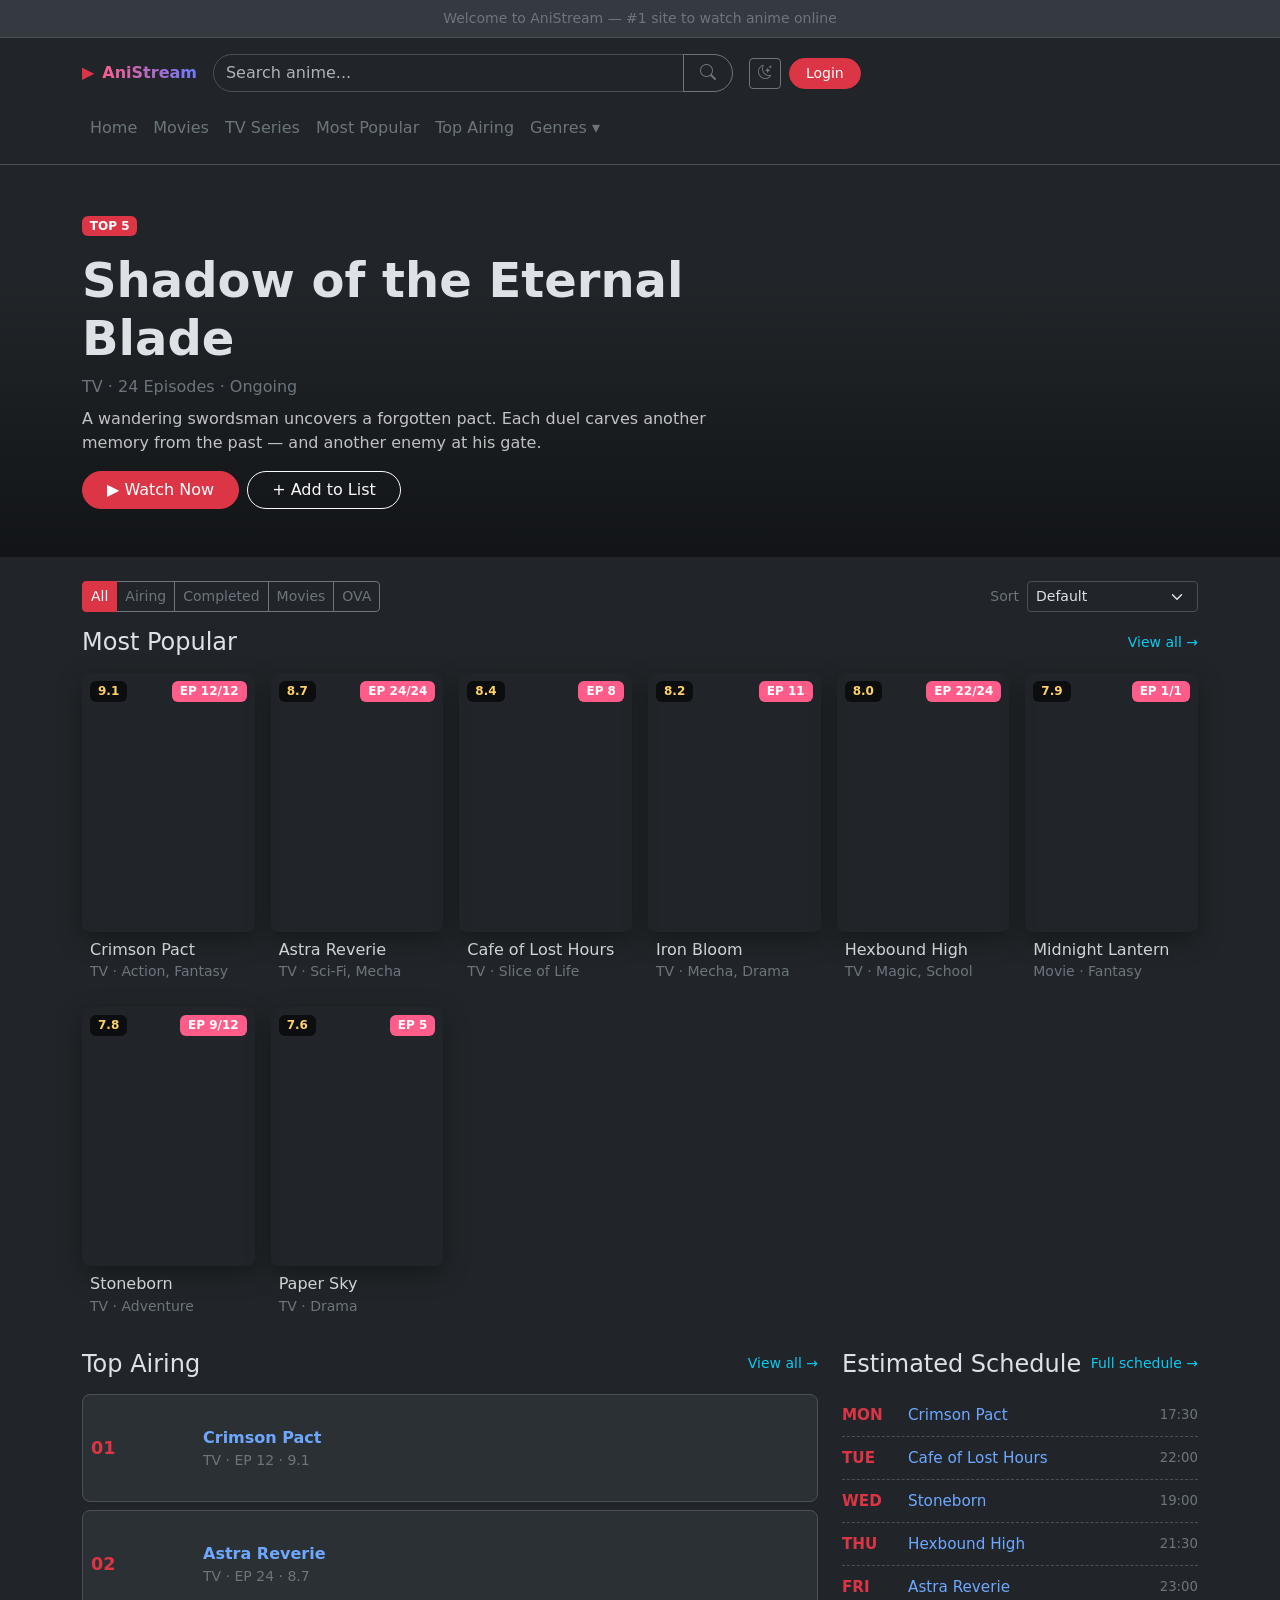
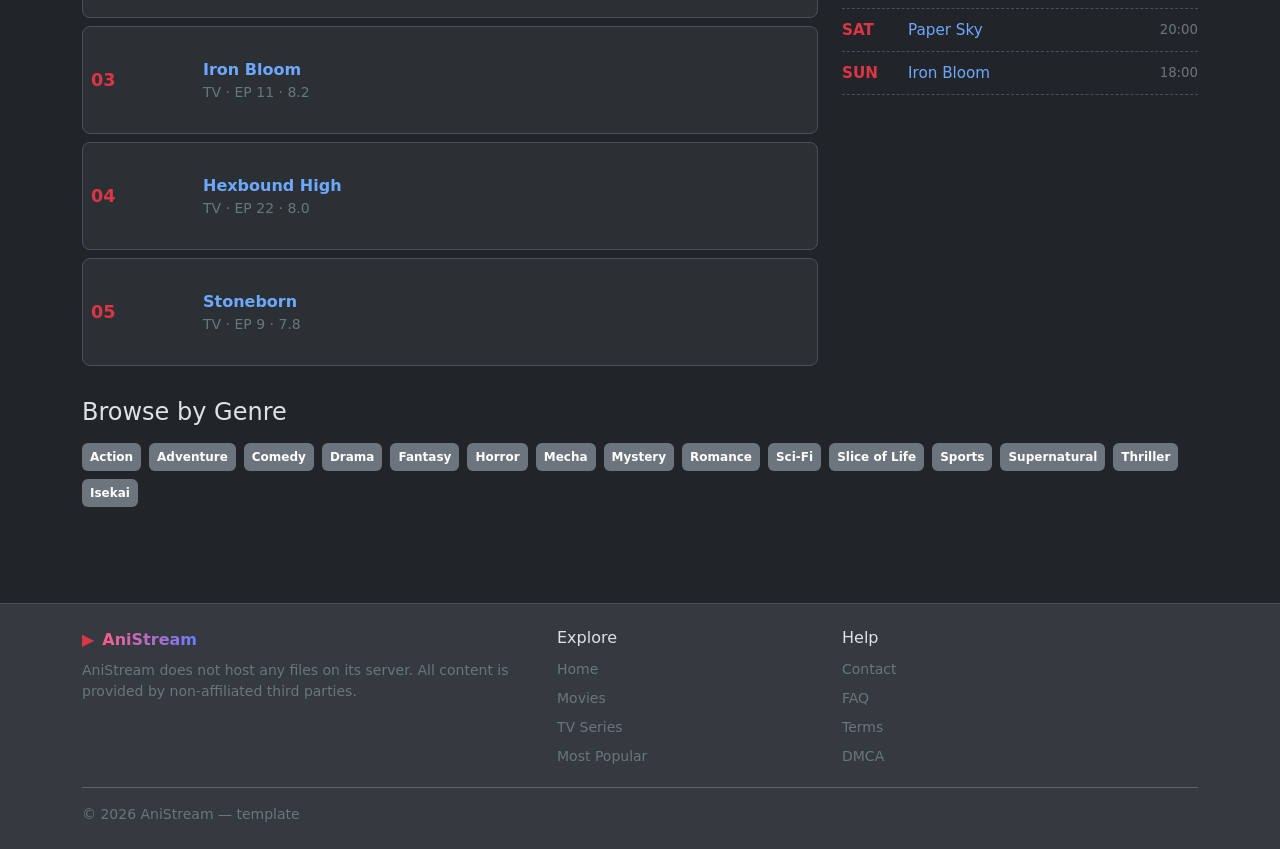
<file: index.html>
<!doctype html>
<html lang="id" data-bs-theme="dark">
<head>
  <meta charset="utf-8" />
  <meta name="viewport" content="width=device-width,initial-scale=1" />
  <title>AniStream — Watch Anime Online</title>
  <link href="https://cdn.jsdelivr.net/npm/bootstrap@5.3.3/dist/css/bootstrap.min.css" rel="stylesheet" />
  <link href="https://cdn.jsdelivr.net/npm/bootstrap-icons@1.11.3/font/bootstrap-icons.css" rel="stylesheet" />
  <link rel="stylesheet" href="./styles.css" />
</head>
<body>

  <!-- Top bar -->
  <div class="bg-body-secondary border-bottom small text-secondary py-2 text-center">
    Welcome to AniStream — #1 site to watch anime online
  </div>

  <!-- Header -->
  <header class="border-bottom sticky-top bg-body">
    <div class="container py-3">
      <div class="d-flex align-items-center gap-3 flex-wrap">
        <a class="navbar-brand fw-bold d-inline-flex align-items-center gap-2 m-0" href="#">
          <span class="text-danger">▶</span>
          <span class="text-gradient">AniStream</span>
        </a>

        <form class="flex-grow-1" role="search" style="max-width:520px" onsubmit="return false">
          <div class="input-group">
            <input class="form-control rounded-start-pill" type="search" placeholder="Search anime..." aria-label="Search" />
            <button class="btn btn-outline-secondary rounded-end-pill px-3" type="submit" aria-label="Search">
              <i class="bi bi-search"></i>
            </button>
          </div>
        </form>

        <div class="d-flex gap-2 align-items-center">
          <button class="btn btn-outline-secondary btn-sm" id="themeBtn" aria-label="Toggle theme">
            <i class="bi bi-moon-stars"></i>
          </button>
          <a class="btn btn-danger btn-sm rounded-pill px-3" href="#">Login</a>
        </div>
      </div>

      <nav class="nav mt-3 overflow-auto">
        <a class="nav-link text-secondary px-2" href="#">Home</a>
        <a class="nav-link text-secondary px-2" href="baru.html">Movies</a>
        <a class="nav-link text-secondary px-2" href="#">TV Series</a>
        <a class="nav-link text-secondary px-2" href="#">Most Popular</a>
        <a class="nav-link text-secondary px-2" href="#">Top Airing</a>
        <a class="nav-link text-secondary px-2" href="#">Genres ▾</a>
      </nav>
    </div>
  </header>

  <!-- Hero / spotlight -->
  <section class="position-relative overflow-hidden hero">
    <div class="hero__bg" style="background-image:url('https://picsum.photos/seed/hero1/1600/600')"></div>
    <div class="container py-5">
      <div class="row">
        <div class="col-lg-7">
          <span class="badge bg-danger mb-2">TOP 5</span>
          <h1 class="display-5 fw-bold mt-2">Shadow of the Eternal Blade</h1>
          <p class="text-secondary mb-2">TV · 24 Episodes · Ongoing</p>
          <p class="text-light opacity-75">A wandering swordsman uncovers a forgotten pact. Each duel carves another memory from the past — and another enemy at his gate.</p>
          <div class="d-flex gap-2 mt-3">
            <a class="btn btn-danger rounded-pill px-4" href="#">▶ Watch Now</a>
            <a class="btn btn-outline-light rounded-pill px-4" href="#">+ Add to List</a>
          </div>
        </div>
      </div>
    </div>
  </section>

  <main class="container py-4">

    <!-- Filter strip -->
    <section class="d-flex justify-content-between align-items-center flex-wrap gap-2 mb-3">
      <div class="btn-group flex-wrap" role="group">
        <button class="btn btn-sm btn-outline-secondary filter__tab active" data-filter="all">All</button>
        <button class="btn btn-sm btn-outline-secondary filter__tab" data-filter="airing">Airing</button>
        <button class="btn btn-sm btn-outline-secondary filter__tab" data-filter="completed">Completed</button>
        <button class="btn btn-sm btn-outline-secondary filter__tab" data-filter="movies">Movies</button>
        <button class="btn btn-sm btn-outline-secondary filter__tab" data-filter="ova">OVA</button>
      </div>
      <div class="d-flex align-items-center gap-2 small text-secondary">
        <label class="form-label m-0">Sort</label>
        <select class="form-select form-select-sm" style="width:auto">
          <option>Default</option>
          <option>Recently Updated</option>
          <option>Most Popular</option>
          <option>Score</option>
        </select>
      </div>
    </section>

    <!-- Most Popular grid -->
    <section class="mb-4">
      <div class="d-flex justify-content-between align-items-center mb-3">
        <h2 class="h4 m-0">Most Popular</h2>
        <a href="#" class="link-info small text-decoration-none">View all →</a>
      </div>
      <div class="row g-3" id="popularGrid">
        <div class="col-6 col-sm-4 col-md-3 col-lg-2"><div class="card anime-card" data-status="airing">
          <div class="anime-card__media" style="background-image:url('https://picsum.photos/seed/a1/400/560')">
            <span class="anime-card__rating">9.1</span>
            <span class="anime-card__ep">EP 12/12</span>
          </div>
          <div class="card-body p-2">
            <h3 class="h6 m-0 text-truncate">Crimson Pact</h3>
            <small class="text-secondary">TV · Action, Fantasy</small>
          </div>
        </div></div>

        <div class="col-6 col-sm-4 col-md-3 col-lg-2"><div class="card anime-card" data-status="completed">
          <div class="anime-card__media" style="background-image:url('https://picsum.photos/seed/a2/400/560')">
            <span class="anime-card__rating">8.7</span>
            <span class="anime-card__ep">EP 24/24</span>
          </div>
          <div class="card-body p-2">
            <h3 class="h6 m-0 text-truncate">Astra Reverie</h3>
            <small class="text-secondary">TV · Sci-Fi, Mecha</small>
          </div>
        </div></div>

        <div class="col-6 col-sm-4 col-md-3 col-lg-2"><div class="card anime-card" data-status="airing">
          <div class="anime-card__media" style="background-image:url('https://picsum.photos/seed/a3/400/560')">
            <span class="anime-card__rating">8.4</span>
            <span class="anime-card__ep">EP 8</span>
          </div>
          <div class="card-body p-2">
            <h3 class="h6 m-0 text-truncate">Cafe of Lost Hours</h3>
            <small class="text-secondary">TV · Slice of Life</small>
          </div>
        </div></div>

        <div class="col-6 col-sm-4 col-md-3 col-lg-2"><div class="card anime-card" data-status="airing">
          <div class="anime-card__media" style="background-image:url('https://picsum.photos/seed/a4/400/560')">
            <span class="anime-card__rating">8.2</span>
            <span class="anime-card__ep">EP 11</span>
          </div>
          <div class="card-body p-2">
            <h3 class="h6 m-0 text-truncate">Iron Bloom</h3>
            <small class="text-secondary">TV · Mecha, Drama</small>
          </div>
        </div></div>

        <div class="col-6 col-sm-4 col-md-3 col-lg-2"><div class="card anime-card" data-status="airing">
          <div class="anime-card__media" style="background-image:url('https://picsum.photos/seed/a5/400/560')">
            <span class="anime-card__rating">8.0</span>
            <span class="anime-card__ep">EP 22/24</span>
          </div>
          <div class="card-body p-2">
            <h3 class="h6 m-0 text-truncate">Hexbound High</h3>
            <small class="text-secondary">TV · Magic, School</small>
          </div>
        </div></div>

        <div class="col-6 col-sm-4 col-md-3 col-lg-2"><div class="card anime-card" data-status="movies">
          <div class="anime-card__media" style="background-image:url('https://picsum.photos/seed/a6/400/560')">
            <span class="anime-card__rating">7.9</span>
            <span class="anime-card__ep">EP 1/1</span>
          </div>
          <div class="card-body p-2">
            <h3 class="h6 m-0 text-truncate">Midnight Lantern</h3>
            <small class="text-secondary">Movie · Fantasy</small>
          </div>
        </div></div>

        <div class="col-6 col-sm-4 col-md-3 col-lg-2"><div class="card anime-card" data-status="airing">
          <div class="anime-card__media" style="background-image:url('https://picsum.photos/seed/a7/400/560')">
            <span class="anime-card__rating">7.8</span>
            <span class="anime-card__ep">EP 9/12</span>
          </div>
          <div class="card-body p-2">
            <h3 class="h6 m-0 text-truncate">Stoneborn</h3>
            <small class="text-secondary">TV · Adventure</small>
          </div>
        </div></div>

        <div class="col-6 col-sm-4 col-md-3 col-lg-2"><div class="card anime-card" data-status="airing">
          <div class="anime-card__media" style="background-image:url('https://picsum.photos/seed/a8/400/560')">
            <span class="anime-card__rating">7.6</span>
            <span class="anime-card__ep">EP 5</span>
          </div>
          <div class="card-body p-2">
            <h3 class="h6 m-0 text-truncate">Paper Sky</h3>
            <small class="text-secondary">TV · Drama</small>
          </div>
        </div></div>
      </div>
    </section>

    <!-- Two-column: Top Airing + Schedule -->
    <section class="row g-4 mb-4">
      <div class="col-lg-8">
        <div class="d-flex justify-content-between align-items-center mb-3">
          <h2 class="h4 m-0">Top Airing</h2>
          <a href="#" class="link-info small text-decoration-none">View all →</a>
        </div>
        <ul class="list-unstyled m-0">
          <li class="list-row">
            <span class="list-row__rank text-danger">01</span>
            <a class="list-row__thumb rounded" href="#" style="background-image:url('https://picsum.photos/seed/t1/200/280')"></a>
            <div>
              <a class="fw-semibold text-decoration-none" href="#">Crimson Pact</a>
              <div class="small text-secondary">TV · EP 12 · 9.1</div>
            </div>
          </li>
          <li class="list-row">
            <span class="list-row__rank text-danger">02</span>
            <a class="list-row__thumb rounded" href="#" style="background-image:url('https://picsum.photos/seed/t2/200/280')"></a>
            <div>
              <a class="fw-semibold text-decoration-none" href="#">Astra Reverie</a>
              <div class="small text-secondary">TV · EP 24 · 8.7</div>
            </div>
          </li>
          <li class="list-row">
            <span class="list-row__rank text-danger">03</span>
            <a class="list-row__thumb rounded" href="#" style="background-image:url('https://picsum.photos/seed/t3/200/280')"></a>
            <div>
              <a class="fw-semibold text-decoration-none" href="#">Iron Bloom</a>
              <div class="small text-secondary">TV · EP 11 · 8.2</div>
            </div>
          </li>
          <li class="list-row">
            <span class="list-row__rank text-danger">04</span>
            <a class="list-row__thumb rounded" href="#" style="background-image:url('https://picsum.photos/seed/t4/200/280')"></a>
            <div>
              <a class="fw-semibold text-decoration-none" href="#">Hexbound High</a>
              <div class="small text-secondary">TV · EP 22 · 8.0</div>
            </div>
          </li>
          <li class="list-row">
            <span class="list-row__rank text-danger">05</span>
            <a class="list-row__thumb rounded" href="#" style="background-image:url('https://picsum.photos/seed/t5/200/280')"></a>
            <div>
              <a class="fw-semibold text-decoration-none" href="#">Stoneborn</a>
              <div class="small text-secondary">TV · EP 9 · 7.8</div>
            </div>
          </li>
        </ul>
      </div>

      <div class="col-lg-4">
        <div class="d-flex justify-content-between align-items-center mb-3">
          <h2 class="h4 m-0">Estimated Schedule</h2>
          <a href="#" class="link-info small text-decoration-none">Full schedule →</a>
        </div>
        <ul class="list-unstyled m-0">
          <li class="d-grid sched-row"><span class="text-danger fw-bold">MON</span><a href="#" class="text-decoration-none">Crimson Pact</a><span class="text-secondary small">17:30</span></li>
          <li class="d-grid sched-row"><span class="text-danger fw-bold">TUE</span><a href="#" class="text-decoration-none">Cafe of Lost Hours</a><span class="text-secondary small">22:00</span></li>
          <li class="d-grid sched-row"><span class="text-danger fw-bold">WED</span><a href="#" class="text-decoration-none">Stoneborn</a><span class="text-secondary small">19:00</span></li>
          <li class="d-grid sched-row"><span class="text-danger fw-bold">THU</span><a href="#" class="text-decoration-none">Hexbound High</a><span class="text-secondary small">21:30</span></li>
          <li class="d-grid sched-row"><span class="text-danger fw-bold">FRI</span><a href="#" class="text-decoration-none">Astra Reverie</a><span class="text-secondary small">23:00</span></li>
          <li class="d-grid sched-row"><span class="text-danger fw-bold">SAT</span><a href="#" class="text-decoration-none">Paper Sky</a><span class="text-secondary small">20:00</span></li>
          <li class="d-grid sched-row"><span class="text-danger fw-bold">SUN</span><a href="#" class="text-decoration-none">Iron Bloom</a><span class="text-secondary small">18:00</span></li>
        </ul>
      </div>
    </section>

    <!-- Genres -->
    <section class="mb-4">
      <h2 class="h4 mb-3">Browse by Genre</h2>
      <div class="d-flex flex-wrap gap-2">
        <a href="#" class="badge text-bg-secondary text-decoration-none p-2">Action</a>
        <a href="#" class="badge text-bg-secondary text-decoration-none p-2">Adventure</a>
        <a href="#" class="badge text-bg-secondary text-decoration-none p-2">Comedy</a>
        <a href="#" class="badge text-bg-secondary text-decoration-none p-2">Drama</a>
        <a href="#" class="badge text-bg-secondary text-decoration-none p-2">Fantasy</a>
        <a href="#" class="badge text-bg-secondary text-decoration-none p-2">Horror</a>
        <a href="#" class="badge text-bg-secondary text-decoration-none p-2">Mecha</a>
        <a href="#" class="badge text-bg-secondary text-decoration-none p-2">Mystery</a>
        <a href="#" class="badge text-bg-secondary text-decoration-none p-2">Romance</a>
        <a href="#" class="badge text-bg-secondary text-decoration-none p-2">Sci-Fi</a>
        <a href="#" class="badge text-bg-secondary text-decoration-none p-2">Slice of Life</a>
        <a href="#" class="badge text-bg-secondary text-decoration-none p-2">Sports</a>
        <a href="#" class="badge text-bg-secondary text-decoration-none p-2">Supernatural</a>
        <a href="#" class="badge text-bg-secondary text-decoration-none p-2">Thriller</a>
        <a href="#" class="badge text-bg-secondary text-decoration-none p-2">Isekai</a>
      </div>
    </section>
  </main>

  <!-- Footer -->
  <footer class="bg-body-secondary border-top mt-5">
    <div class="container py-4">
      <div class="row g-4">
        <div class="col-md-5">
          <a class="navbar-brand fw-bold d-inline-flex align-items-center gap-2" href="#">
            <span class="text-danger">▶</span><span class="text-gradient">AniStream</span>
          </a>
          <p class="text-secondary small mt-2 m-0">AniStream does not host any files on its server. All content is provided by non-affiliated third parties.</p>
        </div>
        <div class="col-md-3">
          <h4 class="h6">Explore</h4>
          <a class="d-block small text-secondary text-decoration-none py-1" href="#">Home</a>
          <a class="d-block small text-secondary text-decoration-none py-1" href="#">Movies</a>
          <a class="d-block small text-secondary text-decoration-none py-1" href="#">TV Series</a>
          <a class="d-block small text-secondary text-decoration-none py-1" href="#">Most Popular</a>
        </div>
        <div class="col-md-3">
          <h4 class="h6">Help</h4>
          <a class="d-block small text-secondary text-decoration-none py-1" href="#">Contact</a>
          <a class="d-block small text-secondary text-decoration-none py-1" href="#">FAQ</a>
          <a class="d-block small text-secondary text-decoration-none py-1" href="#">Terms</a>
          <a class="d-block small text-secondary text-decoration-none py-1" href="#">DMCA</a>
        </div>
      </div>
      <hr class="my-3" />
      <p class="text-secondary small m-0">© 2026 AniStream — template</p>
    </div>
  </footer>

  <script src="./app.js"></script>
</body>
</html>
</file>
<file: styles.css>
/* ponytail: minimal custom layer on top of Bootstrap — only what BS doesn't cover. */

/* Brand gradient on logo */
.text-gradient {
  background: linear-gradient(90deg, #ff5c8a, #6b7bff);
  -webkit-background-clip: text;
  background-clip: text;
  color: transparent;
}

/* Hero background overlay */
.hero { position: relative; isolation: isolate; }
.hero__bg {
  position: absolute; inset: 0; z-index: -1;
  background-size: cover; background-position: center;
  filter: brightness(.55) saturate(1.1);
}
.hero__bg::after {
  content: ""; position: absolute; inset: 0;
  background: linear-gradient(180deg, rgba(15,17,21,0) 30%, var(--bs-body-bg) 100%);
}

/* Anime card — vertical poster with floating badges */
.anime-card { background: transparent; border: 0; }
.anime-card__media {
  display: block; aspect-ratio: 2/3;
  background-size: cover; background-position: center;
  border-radius: .5rem; position: relative; overflow: hidden;
  box-shadow: 0 8px 24px rgba(0,0,0,.35);
  transition: transform .2s ease;
}
.anime-card__media:hover { transform: translateY(-3px); }
.anime-card__rating, .anime-card__ep {
  position: absolute; top: 8px; padding: 2px 8px;
  border-radius: 6px; font-size: 12px; font-weight: 700; line-height: 1.4;
}
.anime-card__rating { left: 8px; background: rgba(0,0,0,.65); color: #ffd166; }
.anime-card__ep { right: 8px; background: #ff5c8a; color: #fff; }

/* Top-airing list row */
.list-row {
  display: grid; grid-template-columns: 28px 60px 1fr;
  gap: 12px; align-items: center;
  background: var(--bs-tertiary-bg);
  border: 1px solid var(--bs-border-color);
  border-radius: .5rem;
  padding: .5rem; margin-bottom: .5rem;
}
.list-row__rank { font-weight: 800; font-size: 1.1rem; }
.list-row__thumb { width: 60px; aspect-ratio: 2/3; background-size: cover; background-position: center; }

/* Schedule row */
.sched-row {
  grid-template-columns: 56px 1fr auto;
  align-items: center; gap: 10px;
  padding: .6rem 0;
  border-bottom: 1px dashed var(--bs-border-color);
  font-size: .95rem;
}

/* Filter tab active state (Bootstrap button group overrides) */
.filter__tab.active { background: var(--bs-danger); color: #fff; border-color: var(--bs-danger); }

/* Hide cards when filtered out (data-driven, not display:none) */
.anime-card.is-hidden { display: none; }
</file>
